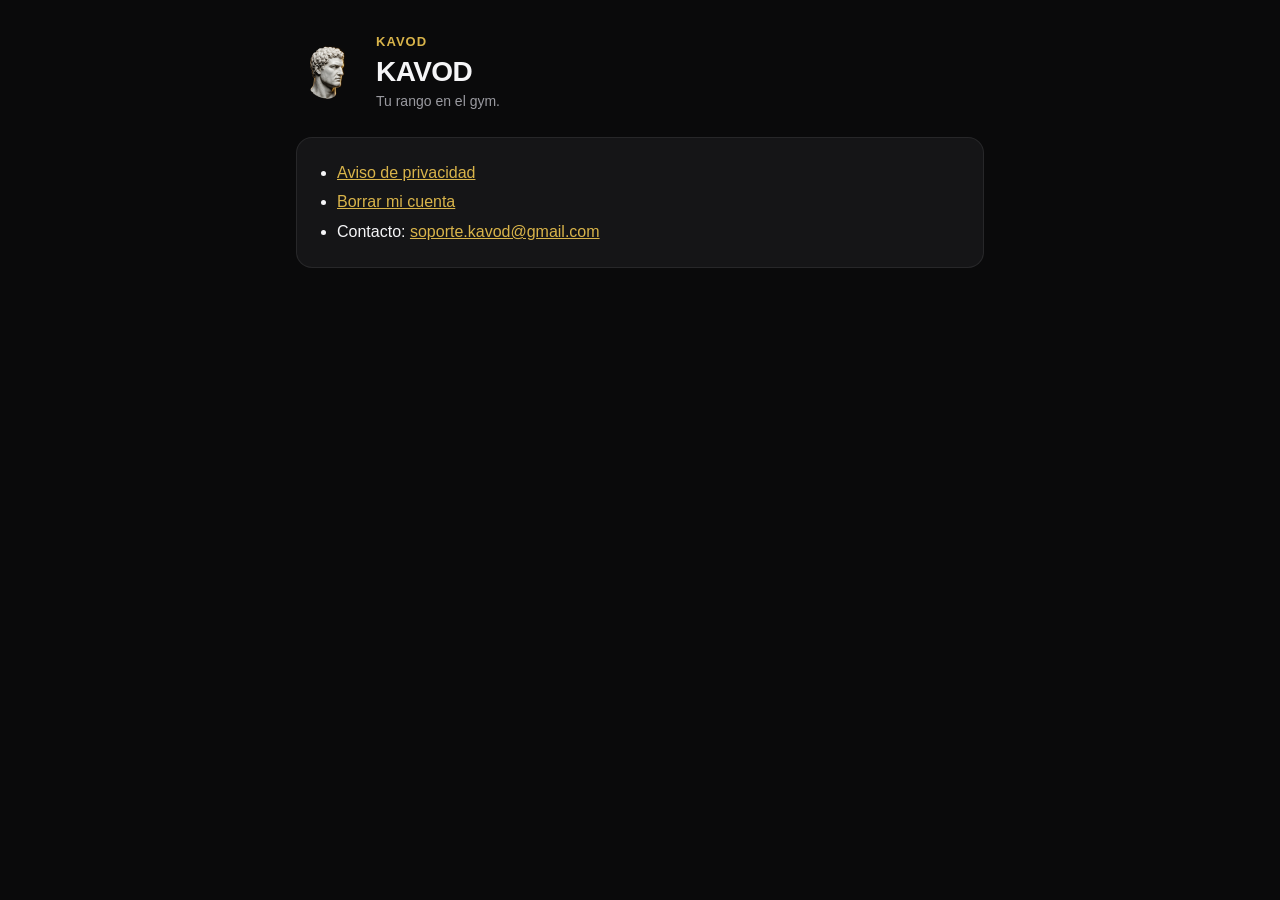
<file: index.html>
<!doctype html>
<html lang="es-MX"><head><meta charset="utf-8"><meta name="viewport" content="width=device-width, initial-scale=1"><title>KAVOD</title><link rel="icon" href="favicon.png"><link rel="stylesheet" href="style.css"></head>
<body><main><header><img src="icon.png" alt="" width="64" height="64"><div><p class="brand">KAVOD</p><h1>KAVOD</h1><p class="muted">Tu rango en el gym.</p></div></header>
<section><ul><li><a href="privacidad.html">Aviso de privacidad</a></li><li><a href="borrar-cuenta.html">Borrar mi cuenta</a></li><li>Contacto: <a href="mailto:soporte.kavod@gmail.com">soporte.kavod@gmail.com</a></li></ul></section></main></body></html>
</file>
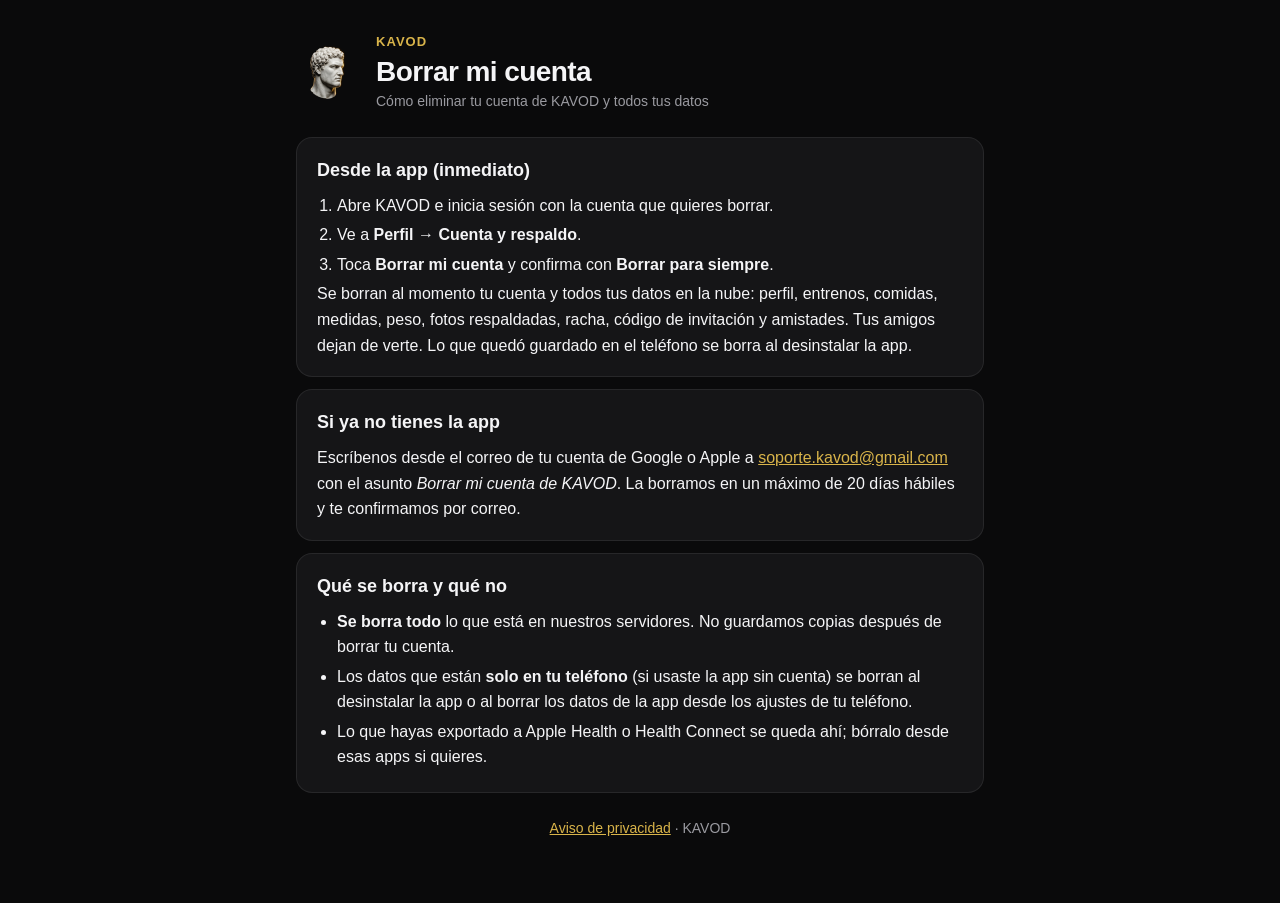
<file: borrar-cuenta.html>
<!doctype html>
<html lang="es-MX">
<head>
<meta charset="utf-8">
<meta name="viewport" content="width=device-width, initial-scale=1">
<title>Borrar mi cuenta · KAVOD</title>
<meta name="description" content="Cómo borrar tu cuenta de KAVOD y todos tus datos.">
<link rel="icon" href="favicon.png">
<link rel="stylesheet" href="style.css">
</head>
<body>
<main>
  <header>
    <img src="icon.png" alt="" width="64" height="64">
    <div>
      <p class="brand">KAVOD</p>
      <h1>Borrar mi cuenta</h1>
      <p class="muted">Cómo eliminar tu cuenta de KAVOD y todos tus datos</p>
    </div>
  </header>

  <section>
    <h2>Desde la app (inmediato)</h2>
    <ol>
      <li>Abre KAVOD e inicia sesión con la cuenta que quieres borrar.</li>
      <li>Ve a <strong>Perfil → Cuenta y respaldo</strong>.</li>
      <li>Toca <strong>Borrar mi cuenta</strong> y confirma con <strong>Borrar para siempre</strong>.</li>
    </ol>
    <p>Se borran al momento tu cuenta y todos tus datos en la nube: perfil, entrenos, comidas, medidas, peso, fotos respaldadas, racha, código de invitación y amistades. Tus amigos dejan de verte. Lo que quedó guardado en el teléfono se borra al desinstalar la app.</p>
  </section>

  <section>
    <h2>Si ya no tienes la app</h2>
    <p>Escríbenos desde el correo de tu cuenta de Google o Apple a <a href="mailto:soporte.kavod@gmail.com?subject=Borrar%20mi%20cuenta%20de%20KAVOD" class="email">soporte.kavod@gmail.com</a> con el asunto <em>Borrar mi cuenta de KAVOD</em>. La borramos en un máximo de 20 días hábiles y te confirmamos por correo.</p>
  </section>

  <section>
    <h2>Qué se borra y qué no</h2>
    <ul>
      <li><strong>Se borra todo</strong> lo que está en nuestros servidores. No guardamos copias después de borrar tu cuenta.</li>
      <li>Los datos que están <strong>solo en tu teléfono</strong> (si usaste la app sin cuenta) se borran al desinstalar la app o al borrar los datos de la app desde los ajustes de tu teléfono.</li>
      <li>Lo que hayas exportado a Apple Health o Health Connect se queda ahí; bórralo desde esas apps si quieres.</li>
    </ul>
  </section>

  <footer><a href="privacidad.html">Aviso de privacidad</a> · KAVOD</footer>
</main>
</body>
</html>
</file>
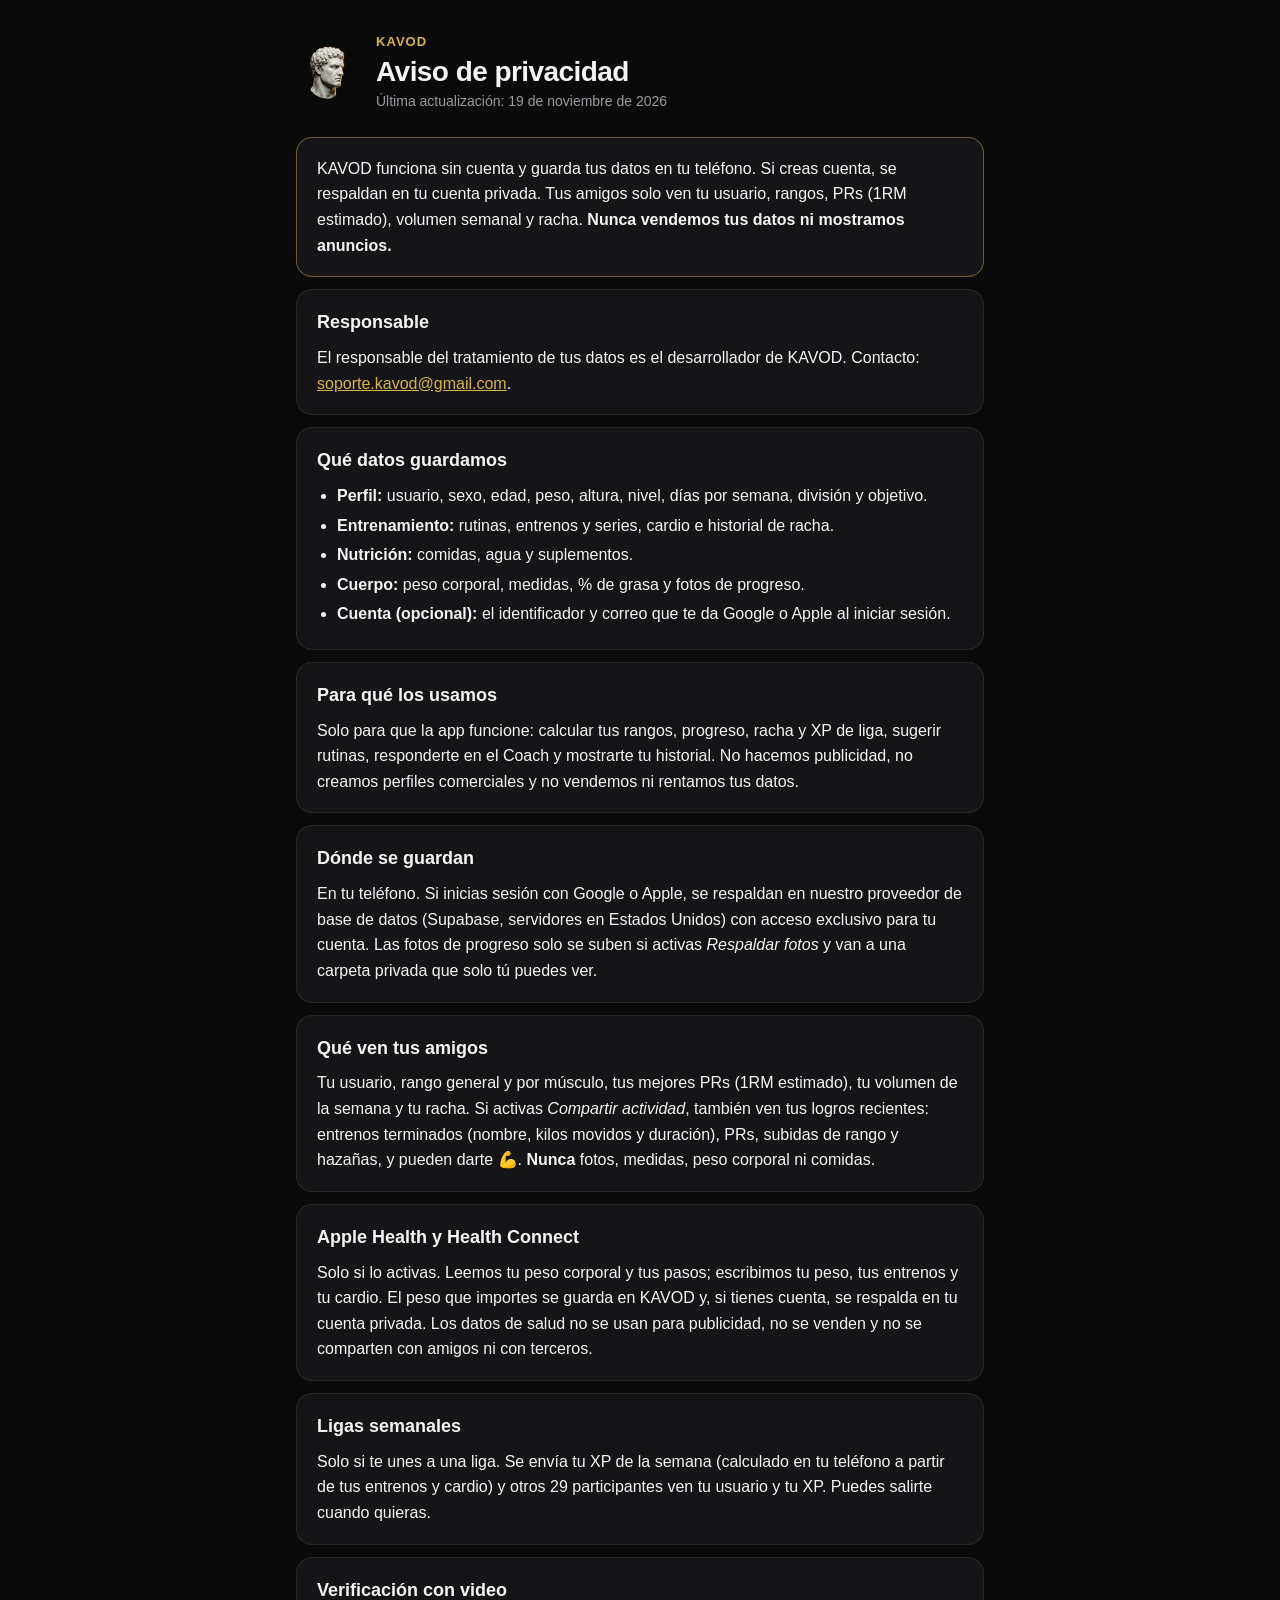
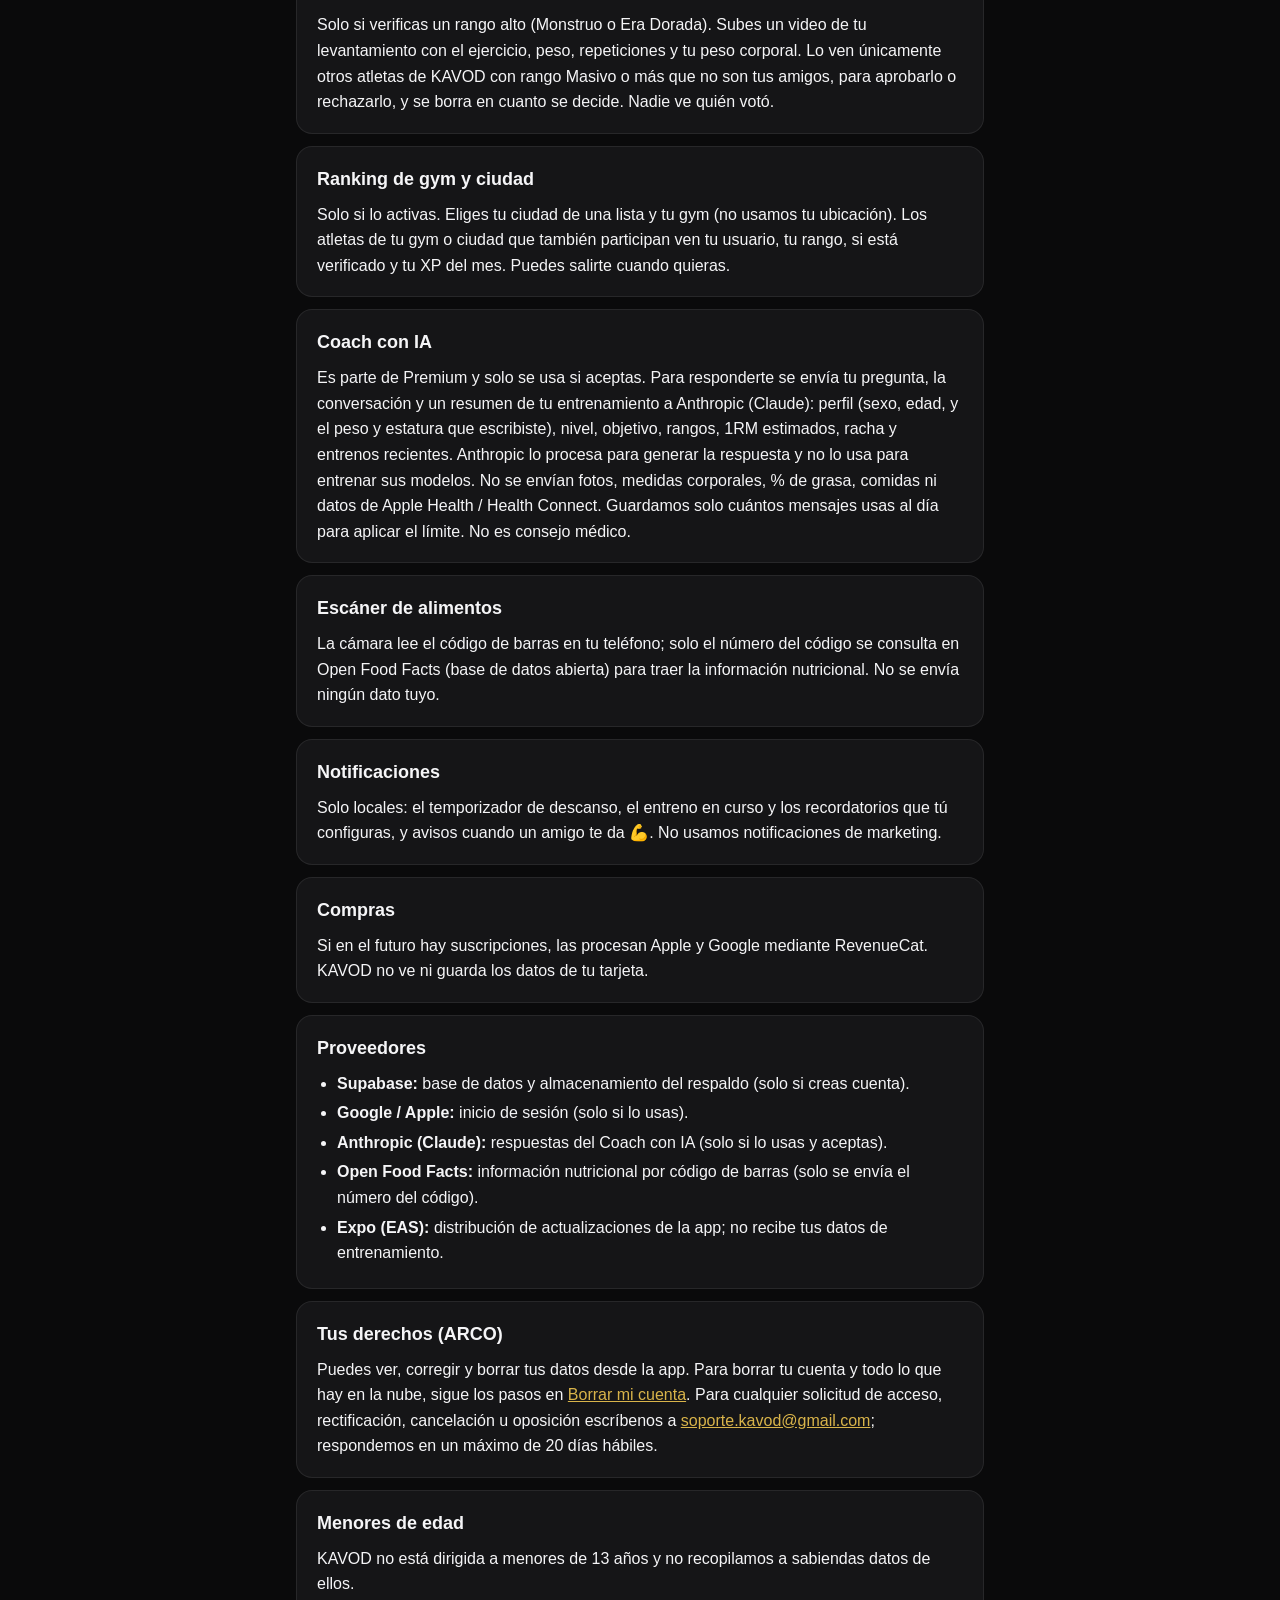
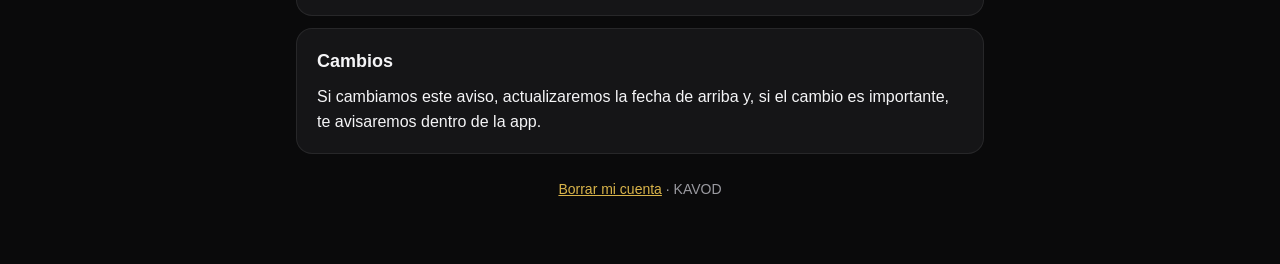
<file: privacidad.html>
<!doctype html>
<html lang="es-MX">
<head>
<meta charset="utf-8">
<meta name="viewport" content="width=device-width, initial-scale=1">
<title>Aviso de privacidad · KAVOD</title>
<meta name="description" content="Aviso de privacidad de la app KAVOD: qué datos guardamos, dónde y cómo borrarlos.">
<link rel="icon" href="favicon.png">
<link rel="stylesheet" href="style.css">
</head>
<body>
<main>
  <header>
    <img src="icon.png" alt="" width="64" height="64">
    <div>
      <p class="brand">KAVOD</p>
      <h1>Aviso de privacidad</h1>
      <p class="muted">Última actualización: 19 de noviembre de 2026</p>
    </div>
  </header>

  <section class="summary">
    <p>KAVOD funciona sin cuenta y guarda tus datos en tu teléfono. Si creas cuenta, se respaldan en tu cuenta privada. Tus amigos solo ven tu usuario, rangos, PRs (1RM estimado), volumen semanal y racha. <strong>Nunca vendemos tus datos ni mostramos anuncios.</strong></p>
  </section>

  <section>
    <h2>Responsable</h2>
    <p>El responsable del tratamiento de tus datos es el desarrollador de KAVOD. Contacto: <a href="mailto:soporte.kavod@gmail.com" class="email">soporte.kavod@gmail.com</a>.</p>
  </section>

  <section>
    <h2>Qué datos guardamos</h2>
    <ul>
      <li><strong>Perfil:</strong> usuario, sexo, edad, peso, altura, nivel, días por semana, división y objetivo.</li>
      <li><strong>Entrenamiento:</strong> rutinas, entrenos y series, cardio e historial de racha.</li>
      <li><strong>Nutrición:</strong> comidas, agua y suplementos.</li>
      <li><strong>Cuerpo:</strong> peso corporal, medidas, % de grasa y fotos de progreso.</li>
      <li><strong>Cuenta (opcional):</strong> el identificador y correo que te da Google o Apple al iniciar sesión.</li>
    </ul>
  </section>

  <section>
    <h2>Para qué los usamos</h2>
    <p>Solo para que la app funcione: calcular tus rangos, progreso, racha y XP de liga, sugerir rutinas, responderte en el Coach y mostrarte tu historial. No hacemos publicidad, no creamos perfiles comerciales y no vendemos ni rentamos tus datos.</p>
  </section>

  <section>
    <h2>Dónde se guardan</h2>
    <p>En tu teléfono. Si inicias sesión con Google o Apple, se respaldan en nuestro proveedor de base de datos (Supabase, servidores en Estados Unidos) con acceso exclusivo para tu cuenta. Las fotos de progreso solo se suben si activas <em>Respaldar fotos</em> y van a una carpeta privada que solo tú puedes ver.</p>
  </section>

  <section>
    <h2>Qué ven tus amigos</h2>
    <p>Tu usuario, rango general y por músculo, tus mejores PRs (1RM estimado), tu volumen de la semana y tu racha. Si activas <em>Compartir actividad</em>, también ven tus logros recientes: entrenos terminados (nombre, kilos movidos y duración), PRs, subidas de rango y hazañas, y pueden darte 💪. <strong>Nunca</strong> fotos, medidas, peso corporal ni comidas.</p>
  </section>

  <section>
    <h2>Apple Health y Health Connect</h2>
    <p>Solo si lo activas. Leemos tu peso corporal y tus pasos; escribimos tu peso, tus entrenos y tu cardio. El peso que importes se guarda en KAVOD y, si tienes cuenta, se respalda en tu cuenta privada. Los datos de salud no se usan para publicidad, no se venden y no se comparten con amigos ni con terceros.</p>
  </section>

  <section>
    <h2>Ligas semanales</h2>
    <p>Solo si te unes a una liga. Se envía tu XP de la semana (calculado en tu teléfono a partir de tus entrenos y cardio) y otros 29 participantes ven tu usuario y tu XP. Puedes salirte cuando quieras.</p>
  </section>

  <section>
    <h2>Verificación con video</h2>
    <p>Solo si verificas un rango alto (Monstruo o Era Dorada). Subes un video de tu levantamiento con el ejercicio, peso, repeticiones y tu peso corporal. Lo ven únicamente otros atletas de KAVOD con rango Masivo o más que no son tus amigos, para aprobarlo o rechazarlo, y se borra en cuanto se decide. Nadie ve quién votó.</p>
  </section>

  <section>
    <h2>Ranking de gym y ciudad</h2>
    <p>Solo si lo activas. Eliges tu ciudad de una lista y tu gym (no usamos tu ubicación). Los atletas de tu gym o ciudad que también participan ven tu usuario, tu rango, si está verificado y tu XP del mes. Puedes salirte cuando quieras.</p>
  </section>

  <section>
    <h2>Coach con IA</h2>
    <p>Es parte de Premium y solo se usa si aceptas. Para responderte se envía tu pregunta, la conversación y un resumen de tu entrenamiento a Anthropic (Claude): perfil (sexo, edad, y el peso y estatura que escribiste), nivel, objetivo, rangos, 1RM estimados, racha y entrenos recientes. Anthropic lo procesa para generar la respuesta y no lo usa para entrenar sus modelos. No se envían fotos, medidas corporales, % de grasa, comidas ni datos de Apple Health / Health Connect. Guardamos solo cuántos mensajes usas al día para aplicar el límite. No es consejo médico.</p>
  </section>

  <section>
    <h2>Escáner de alimentos</h2>
    <p>La cámara lee el código de barras en tu teléfono; solo el número del código se consulta en Open Food Facts (base de datos abierta) para traer la información nutricional. No se envía ningún dato tuyo.</p>
  </section>

  <section>
    <h2>Notificaciones</h2>
    <p>Solo locales: el temporizador de descanso, el entreno en curso y los recordatorios que tú configuras, y avisos cuando un amigo te da 💪. No usamos notificaciones de marketing.</p>
  </section>

  <section>
    <h2>Compras</h2>
    <p>Si en el futuro hay suscripciones, las procesan Apple y Google mediante RevenueCat. KAVOD no ve ni guarda los datos de tu tarjeta.</p>
  </section>

  <section>
    <h2>Proveedores</h2>
    <ul>
      <li><strong>Supabase:</strong> base de datos y almacenamiento del respaldo (solo si creas cuenta).</li>
      <li><strong>Google / Apple:</strong> inicio de sesión (solo si lo usas).</li>
      <li><strong>Anthropic (Claude):</strong> respuestas del Coach con IA (solo si lo usas y aceptas).</li>
      <li><strong>Open Food Facts:</strong> información nutricional por código de barras (solo se envía el número del código).</li>
      <li><strong>Expo (EAS):</strong> distribución de actualizaciones de la app; no recibe tus datos de entrenamiento.</li>
    </ul>
  </section>

  <section>
    <h2>Tus derechos (ARCO)</h2>
    <p>Puedes ver, corregir y borrar tus datos desde la app. Para borrar tu cuenta y todo lo que hay en la nube, sigue los pasos en <a href="borrar-cuenta.html">Borrar mi cuenta</a>. Para cualquier solicitud de acceso, rectificación, cancelación u oposición escríbenos a <a href="mailto:soporte.kavod@gmail.com" class="email">soporte.kavod@gmail.com</a>; respondemos en un máximo de 20 días hábiles.</p>
  </section>

  <section>
    <h2>Menores de edad</h2>
    <p>KAVOD no está dirigida a menores de 13 años y no recopilamos a sabiendas datos de ellos.</p>
  </section>

  <section>
    <h2>Cambios</h2>
    <p>Si cambiamos este aviso, actualizaremos la fecha de arriba y, si el cambio es importante, te avisaremos dentro de la app.</p>
  </section>

  <footer><a href="borrar-cuenta.html">Borrar mi cuenta</a> · KAVOD</footer>
</main>
</body>
</html>
</file>
<file: style.css>
:root { --bg: #0A0A0B; --card: #151517; --border: rgba(255,255,255,.08); --text: #F5F5F7; --muted: #9A9AA0; --gold: #D9B44A; }
* { box-sizing: border-box; }
body { margin: 0; background: var(--bg); color: var(--text); font: 16px/1.6 -apple-system, BlinkMacSystemFont, "Segoe UI", Inter, Roboto, sans-serif; }
main { max-width: 720px; margin: 0 auto; padding: 32px 16px 64px; }
header { display: flex; gap: 16px; align-items: center; margin-bottom: 24px; }
header img { border-radius: 14px; flex: none; }
.brand { margin: 0; color: var(--gold); font-weight: 700; letter-spacing: .08em; font-size: 13px; }
h1 { margin: 2px 0; font-size: 28px; letter-spacing: -.02em; line-height: 1.2; }
h2 { font-size: 18px; margin: 0 0 8px; }
.muted { color: var(--muted); margin: 0; font-size: 14px; }
section { background: var(--card); border: 1px solid var(--border); border-radius: 16px; padding: 18px 20px; margin-bottom: 12px; }
section p { margin: 0 0 8px; } section p:last-child { margin-bottom: 0; }
.summary { border-color: rgba(217,180,74,.45); }
ul, ol { margin: 0; padding-left: 20px; } li { margin: 4px 0; }
a { color: var(--gold); }
footer { text-align: center; color: var(--muted); font-size: 14px; margin-top: 24px; }
</file>
